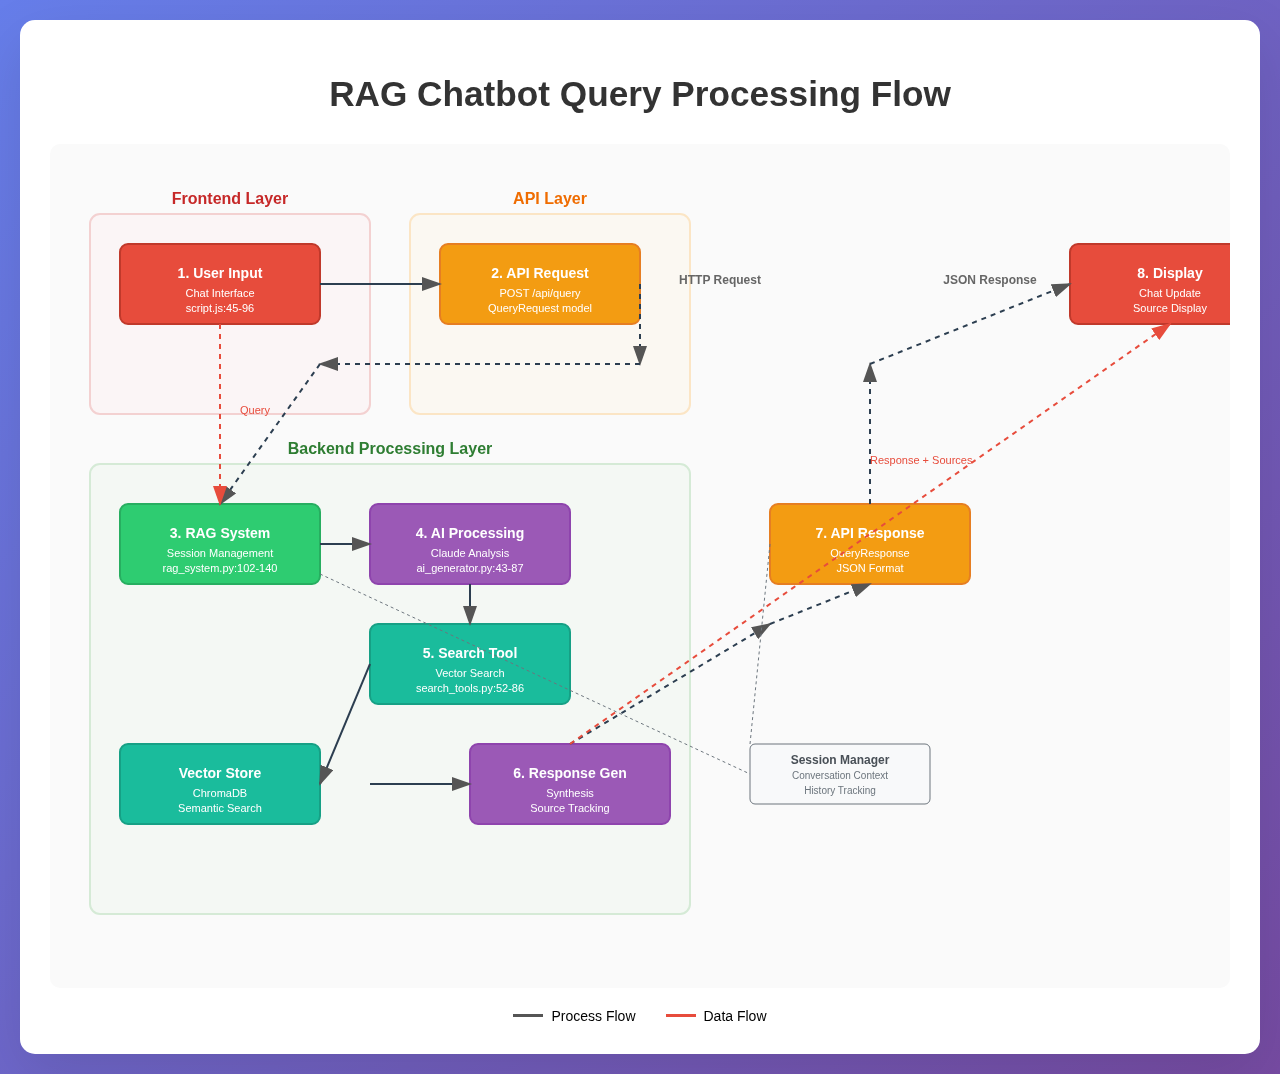
<file: query_flow_diagram.html>
<!DOCTYPE html>
<html lang="en">
<head>
    <meta charset="UTF-8">
    <meta name="viewport" content="width=device-width, initial-scale=1.0">
    <title>RAG Chatbot Query Flow Diagram</title>
    <style>
        body {
            font-family: 'Segoe UI', Tahoma, Geneva, Verdana, sans-serif;
            margin: 0;
            padding: 20px;
            background: linear-gradient(135deg, #667eea 0%, #764ba2 100%);
            min-height: 100vh;
        }
        .container {
            max-width: 1400px;
            margin: 0 auto;
            background: white;
            border-radius: 15px;
            box-shadow: 0 20px 60px rgba(0,0,0,0.1);
            padding: 30px;
        }
        h1 {
            text-align: center;
            color: #333;
            margin-bottom: 30px;
            font-size: 2.2em;
        }
        .diagram-container {
            overflow-x: auto;
            padding: 20px;
            background: #fafafa;
            border-radius: 10px;
        }
        .step-box {
            fill: #4A90E2;
            stroke: #357ABD;
            stroke-width: 2;
            rx: 8;
            ry: 8;
        }
        .step-box:hover {
            fill: #357ABD;
            cursor: pointer;
        }
        .frontend-box {
            fill: #E74C3C;
            stroke: #C0392B;
        }
        .frontend-box:hover {
            fill: #C0392B;
        }
        .api-box {
            fill: #F39C12;
            stroke: #E67E22;
        }
        .api-box:hover {
            fill: #E67E22;
        }
        .rag-box {
            fill: #2ECC71;
            stroke: #27AE60;
        }
        .rag-box:hover {
            fill: #27AE60;
        }
        .ai-box {
            fill: #9B59B6;
            stroke: #8E44AD;
        }
        .ai-box:hover {
            fill: #8E44AD;
        }
        .search-box {
            fill: #1ABC9C;
            stroke: #16A085;
        }
        .search-box:hover {
            fill: #16A085;
        }
        .step-text {
            fill: white;
            font-size: 14px;
            font-weight: bold;
            text-anchor: middle;
            dominant-baseline: middle;
        }
        .step-detail {
            fill: white;
            font-size: 11px;
            text-anchor: middle;
            dominant-baseline: middle;
        }
        .arrow {
            stroke: #555;
            stroke-width: 3;
            fill: none;
            marker-end: url(#arrowhead);
        }
        .flow-arrow {
            stroke: #2c3e50;
            stroke-width: 2;
            fill: none;
            marker-end: url(#arrowhead);
        }
        .data-flow {
            stroke: #e74c3c;
            stroke-width: 2;
            stroke-dasharray: 5,5;
            fill: none;
            marker-end: url(#arrowhead-red);
        }
        .legend {
            margin-top: 20px;
            display: flex;
            justify-content: center;
            gap: 30px;
            flex-wrap: wrap;
        }
        .legend-item {
            display: flex;
            align-items: center;
            gap: 8px;
            font-size: 14px;
        }
        .legend-line {
            width: 30px;
            height: 3px;
        }
        .process-flow { background: #555; }
        .data-flow-legend { background: #e74c3c; }
        .tooltip {
            position: absolute;
            background: #333;
            color: white;
            padding: 8px 12px;
            border-radius: 4px;
            font-size: 12px;
            pointer-events: none;
            opacity: 0;
            transition: opacity 0.3s;
            max-width: 300px;
            z-index: 1000;
        }
    </style>
</head>
<body>
    <div class="container">
        <h1>RAG Chatbot Query Processing Flow</h1>
        
        <div class="diagram-container">
            <svg width="1300" height="800" viewBox="0 0 1300 800">
                <!-- Definitions for arrows -->
                <defs>
                    <marker id="arrowhead" markerWidth="10" markerHeight="7" refX="9" refY="3.5" orient="auto">
                        <polygon points="0 0, 10 3.5, 0 7" fill="#555"/>
                    </marker>
                    <marker id="arrowhead-red" markerWidth="10" markerHeight="7" refX="9" refY="3.5" orient="auto">
                        <polygon points="0 0, 10 3.5, 0 7" fill="#e74c3c"/>
                    </marker>
                </defs>
                
                <!-- Background layers -->
                <rect x="20" y="50" width="280" height="200" fill="#ffebee" stroke="#e57373" stroke-width="2" rx="10" opacity="0.3"/>
                <text x="160" y="40" text-anchor="middle" font-size="16" font-weight="bold" fill="#c62828">Frontend Layer</text>
                
                <rect x="340" y="50" width="280" height="200" fill="#fff3e0" stroke="#ffb74d" stroke-width="2" rx="10" opacity="0.3"/>
                <text x="480" y="40" text-anchor="middle" font-size="16" font-weight="bold" fill="#ef6c00">API Layer</text>
                
                <rect x="20" y="300" width="600" height="450" fill="#e8f5e8" stroke="#81c784" stroke-width="2" rx="10" opacity="0.3"/>
                <text x="320" y="290" text-anchor="middle" font-size="16" font-weight="bold" fill="#2e7d32">Backend Processing Layer</text>
                
                <!-- Step 1: User Input -->
                <rect class="step-box frontend-box" x="50" y="80" width="200" height="80" data-tooltip="User enters query in chat interface. Frontend captures input via sendMessage() function in script.js"/>
                <text class="step-text" x="150" y="110">1. User Input</text>
                <text class="step-detail" x="150" y="130">Chat Interface</text>
                <text class="step-detail" x="150" y="145">script.js:45-96</text>
                
                <!-- Step 2: API Request -->
                <rect class="step-box api-box" x="370" y="80" width="200" height="80" data-tooltip="Frontend sends POST request to /api/query with user query and optional session_id"/>
                <text class="step-text" x="470" y="110">2. API Request</text>
                <text class="step-detail" x="470" y="130">POST /api/query</text>
                <text class="step-detail" x="470" y="145">QueryRequest model</text>
                
                <!-- Step 3: RAG System -->
                <rect class="step-box rag-box" x="50" y="340" width="200" height="80" data-tooltip="RAG System orchestrates the query processing, manages session, and coordinates with AI generator"/>
                <text class="step-text" x="150" y="370">3. RAG System</text>
                <text class="step-detail" x="150" y="390">Session Management</text>
                <text class="step-detail" x="150" y="405">rag_system.py:102-140</text>
                
                <!-- Step 4: AI Generator -->
                <rect class="step-box ai-box" x="300" y="340" width="200" height="80" data-tooltip="Claude AI analyzes query and determines if search tool is needed for course-specific content"/>
                <text class="step-text" x="400" y="370">4. AI Processing</text>
                <text class="step-detail" x="400" y="390">Claude Analysis</text>
                <text class="step-detail" x="400" y="405">ai_generator.py:43-87</text>
                
                <!-- Step 5: Search Tool -->
                <rect class="step-box search-box" x="300" y="460" width="200" height="80" data-tooltip="Search tool executes semantic search on course documents using ChromaDB vector store"/>
                <text class="step-text" x="400" y="490">5. Search Tool</text>
                <text class="step-detail" x="400" y="510">Vector Search</text>
                <text class="step-detail" x="400" y="525">search_tools.py:52-86</text>
                
                <!-- Vector Store -->
                <rect class="step-box search-box" x="50" y="580" width="200" height="80" data-tooltip="ChromaDB performs semantic similarity search across processed course documents"/>
                <text class="step-text" x="150" y="610">Vector Store</text>
                <text class="step-detail" x="150" y="630">ChromaDB</text>
                <text class="step-detail" x="150" y="645">Semantic Search</text>
                
                <!-- Response Processing -->
                <rect class="step-box ai-box" x="400" y="580" width="200" height="80" data-tooltip="AI synthesizes search results into coherent response with source tracking"/>
                <text class="step-text" x="500" y="610">6. Response Gen</text>
                <text class="step-detail" x="500" y="630">Synthesis</text>
                <text class="step-detail" x="500" y="645">Source Tracking</text>
                
                <!-- API Response -->
                <rect class="step-box api-box" x="700" y="340" width="200" height="80" data-tooltip="API endpoint creates QueryResponse with answer, sources, and session_id"/>
                <text class="step-text" x="800" y="370">7. API Response</text>
                <text class="step-detail" x="800" y="390">QueryResponse</text>
                <text class="step-detail" x="800" y="405">JSON Format</text>
                
                <!-- Frontend Display -->
                <rect class="step-box frontend-box" x="1000" y="80" width="200" height="80" data-tooltip="Frontend updates chat interface with response and displays sources in collapsible section"/>
                <text class="step-text" x="1100" y="110">8. Display</text>
                <text class="step-detail" x="1100" y="130">Chat Update</text>
                <text class="step-detail" x="1100" y="145">Source Display</text>
                
                <!-- Process Flow Arrows -->
                <line class="flow-arrow" x1="250" y1="120" x2="370" y2="120"/>
                <line class="flow-arrow" x1="570" y1="120" x2="570" y2="200" stroke-dasharray="5,5"/>
                <line class="flow-arrow" x1="570" y1="200" x2="250" y2="200" stroke-dasharray="5,5"/>
                <line class="flow-arrow" x1="250" y1="200" x2="150" y2="340" stroke-dasharray="5,5"/>
                
                <line class="flow-arrow" x1="250" y1="380" x2="300" y2="380"/>
                <line class="flow-arrow" x1="400" y1="420" x2="400" y2="460"/>
                <line class="flow-arrow" x1="300" y1="500" x2="250" y2="620"/>
                <line class="flow-arrow" x1="300" y1="620" x2="400" y2="620"/>
                <line class="flow-arrow" x1="500" y1="580" x2="700" y2="460" stroke-dasharray="5,5"/>
                <line class="flow-arrow" x1="700" y1="460" x2="800" y2="420" stroke-dasharray="5,5"/>
                <line class="flow-arrow" x1="800" y1="340" x2="800" y2="200" stroke-dasharray="5,5"/>
                <line class="flow-arrow" x1="800" y1="200" x2="1000" y2="120" stroke-dasharray="5,5"/>
                
                <!-- Data Flow Lines -->
                <line class="data-flow" x1="150" y1="160" x2="150" y2="340"/>
                <text x="170" y="250" font-size="11" fill="#e74c3c">Query</text>
                
                <line class="data-flow" x1="500" y1="580" x2="1100" y2="160"/>
                <text x="800" y="300" font-size="11" fill="#e74c3c">Response + Sources</text>
                
                <!-- Component Labels -->
                <text x="650" y="120" text-anchor="middle" font-size="12" font-weight="bold" fill="#666">HTTP Request</text>
                <text x="920" y="120" text-anchor="middle" font-size="12" font-weight="bold" fill="#666">JSON Response</text>
                
                <!-- Session Management Box -->
                <rect x="680" y="580" width="180" height="60" fill="#f8f9fa" stroke="#6c757d" stroke-width="1" rx="5"/>
                <text x="770" y="600" text-anchor="middle" font-size="12" font-weight="bold" fill="#495057">Session Manager</text>
                <text x="770" y="615" text-anchor="middle" font-size="10" fill="#6c757d">Conversation Context</text>
                <text x="770" y="630" text-anchor="middle" font-size="10" fill="#6c757d">History Tracking</text>
                
                <!-- Connection lines for session manager -->
                <line stroke="#6c757d" stroke-width="1" stroke-dasharray="3,3" x1="250" y1="410" x2="680" y2="610"/>
                <line stroke="#6c757d" stroke-width="1" stroke-dasharray="3,3" x1="700" y1="380" x2="680" y2="580"/>
            </svg>
        </div>
        
        <div class="legend">
            <div class="legend-item">
                <div class="legend-line process-flow"></div>
                <span>Process Flow</span>
            </div>
            <div class="legend-item">
                <div class="legend-line data-flow-legend"></div>
                <span>Data Flow</span>
            </div>
        </div>
        
        <div id="tooltip" class="tooltip"></div>
    </div>
    
    <script>
        // Tooltip functionality
        const tooltip = document.getElementById('tooltip');
        const tooltipElements = document.querySelectorAll('[data-tooltip]');
        
        tooltipElements.forEach(element => {
            element.addEventListener('mouseenter', (e) => {
                const tooltipText = e.target.getAttribute('data-tooltip');
                tooltip.textContent = tooltipText;
                tooltip.style.opacity = '1';
            });
            
            element.addEventListener('mousemove', (e) => {
                tooltip.style.left = e.pageX + 10 + 'px';
                tooltip.style.top = e.pageY + 10 + 'px';
            });
            
            element.addEventListener('mouseleave', () => {
                tooltip.style.opacity = '0';
            });
        });
    </script>
</body>
</html>
</file>
